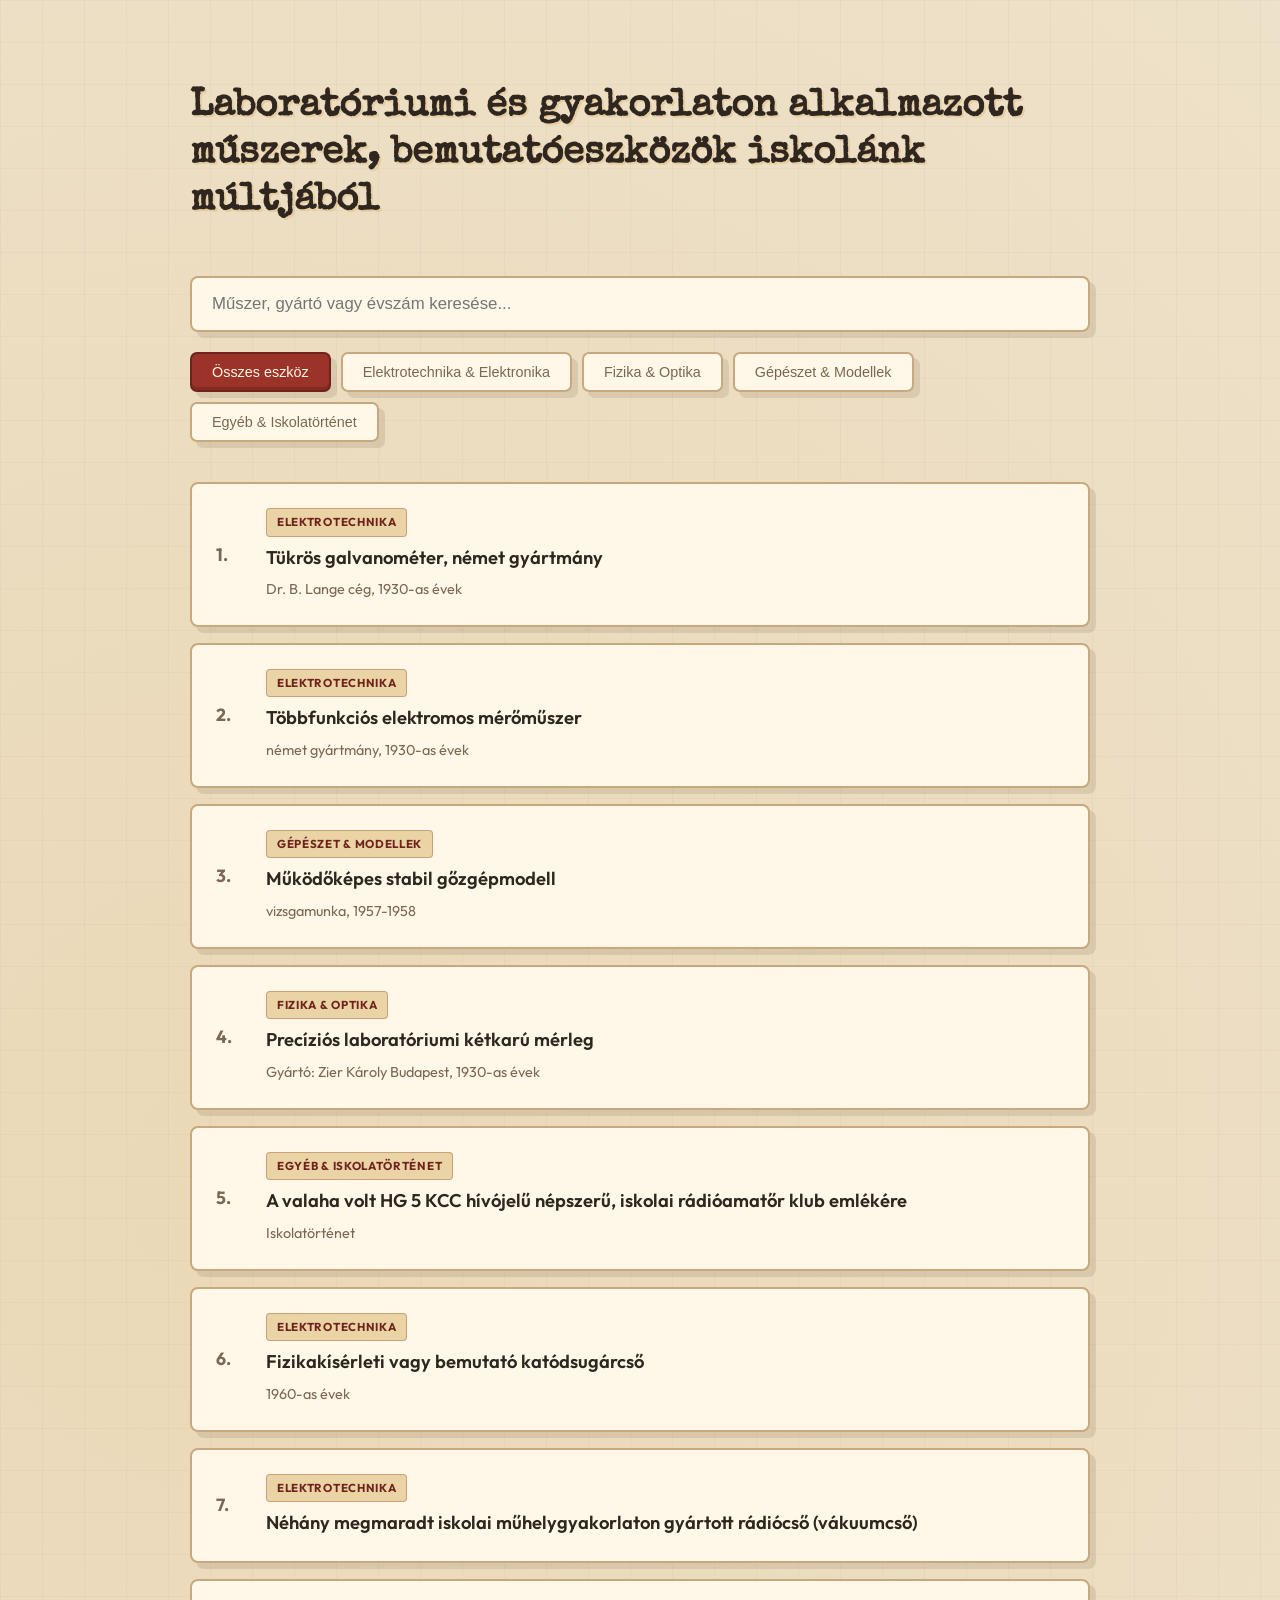
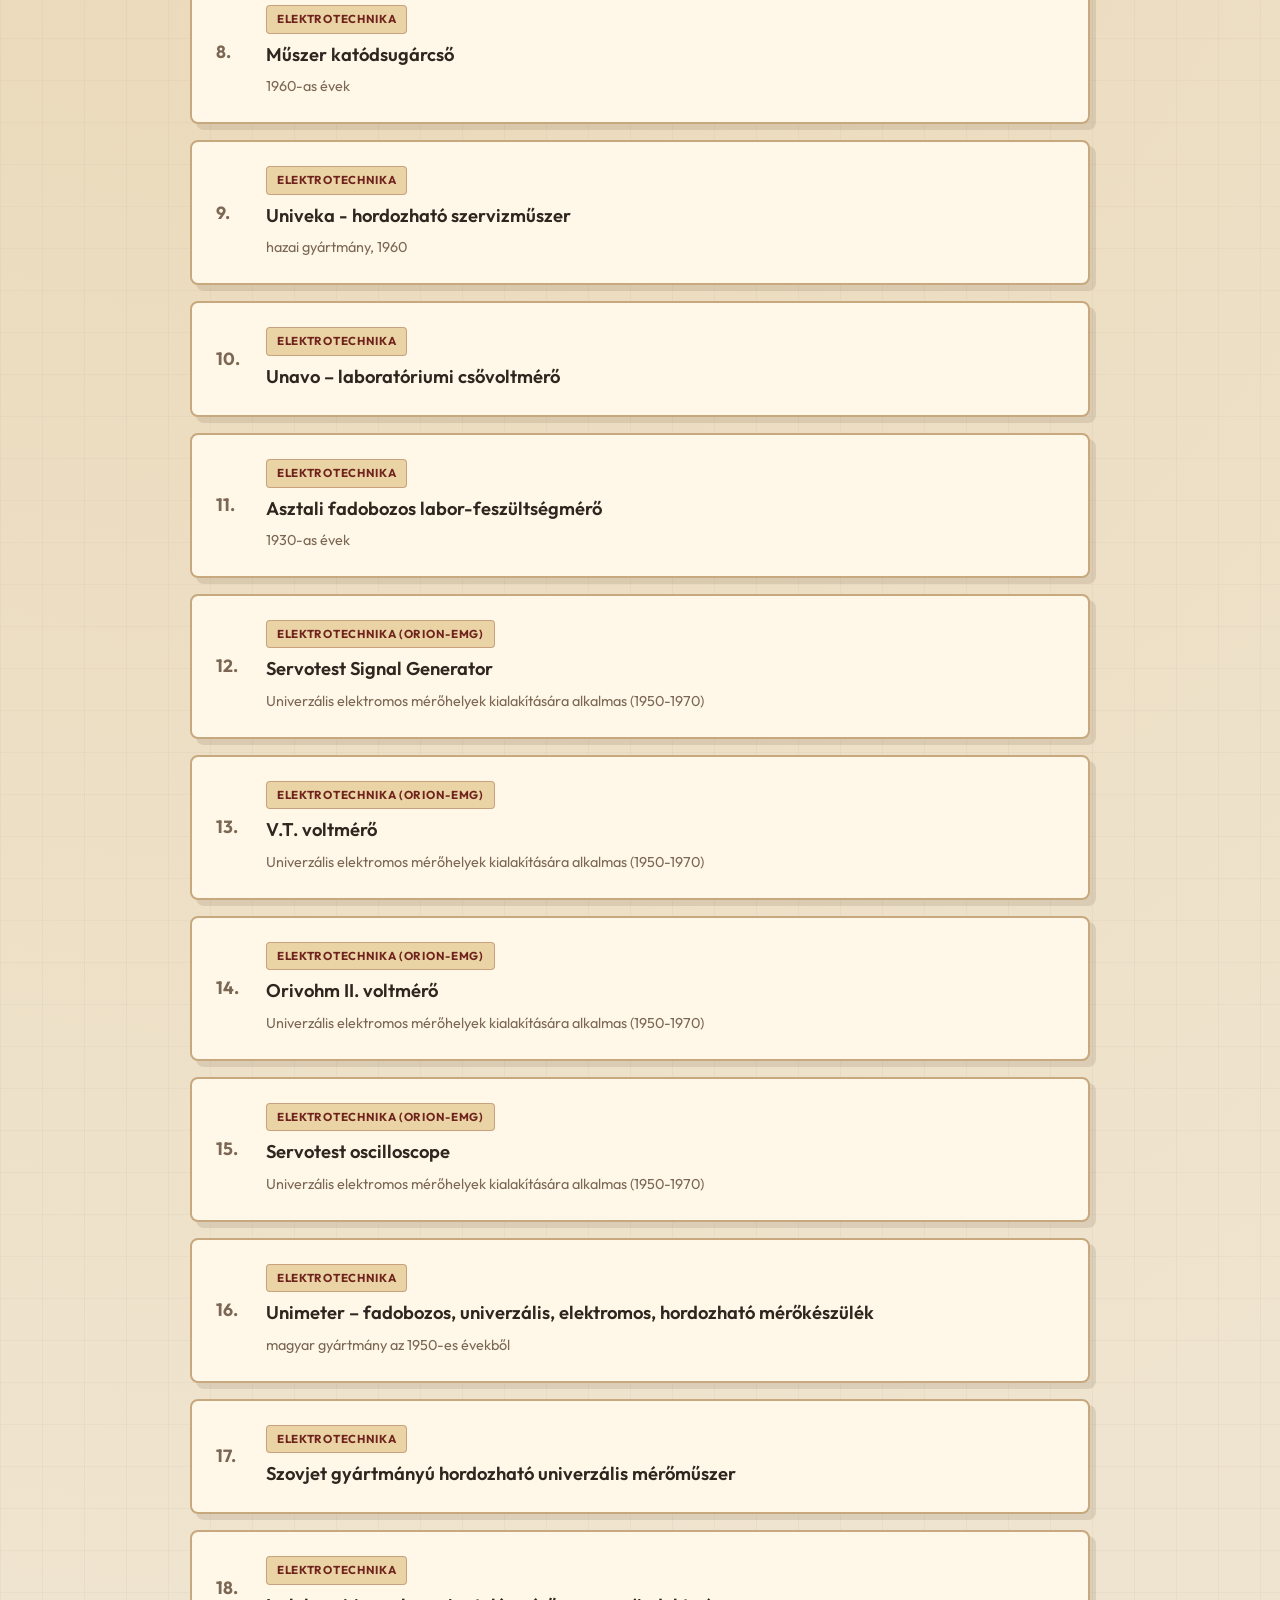
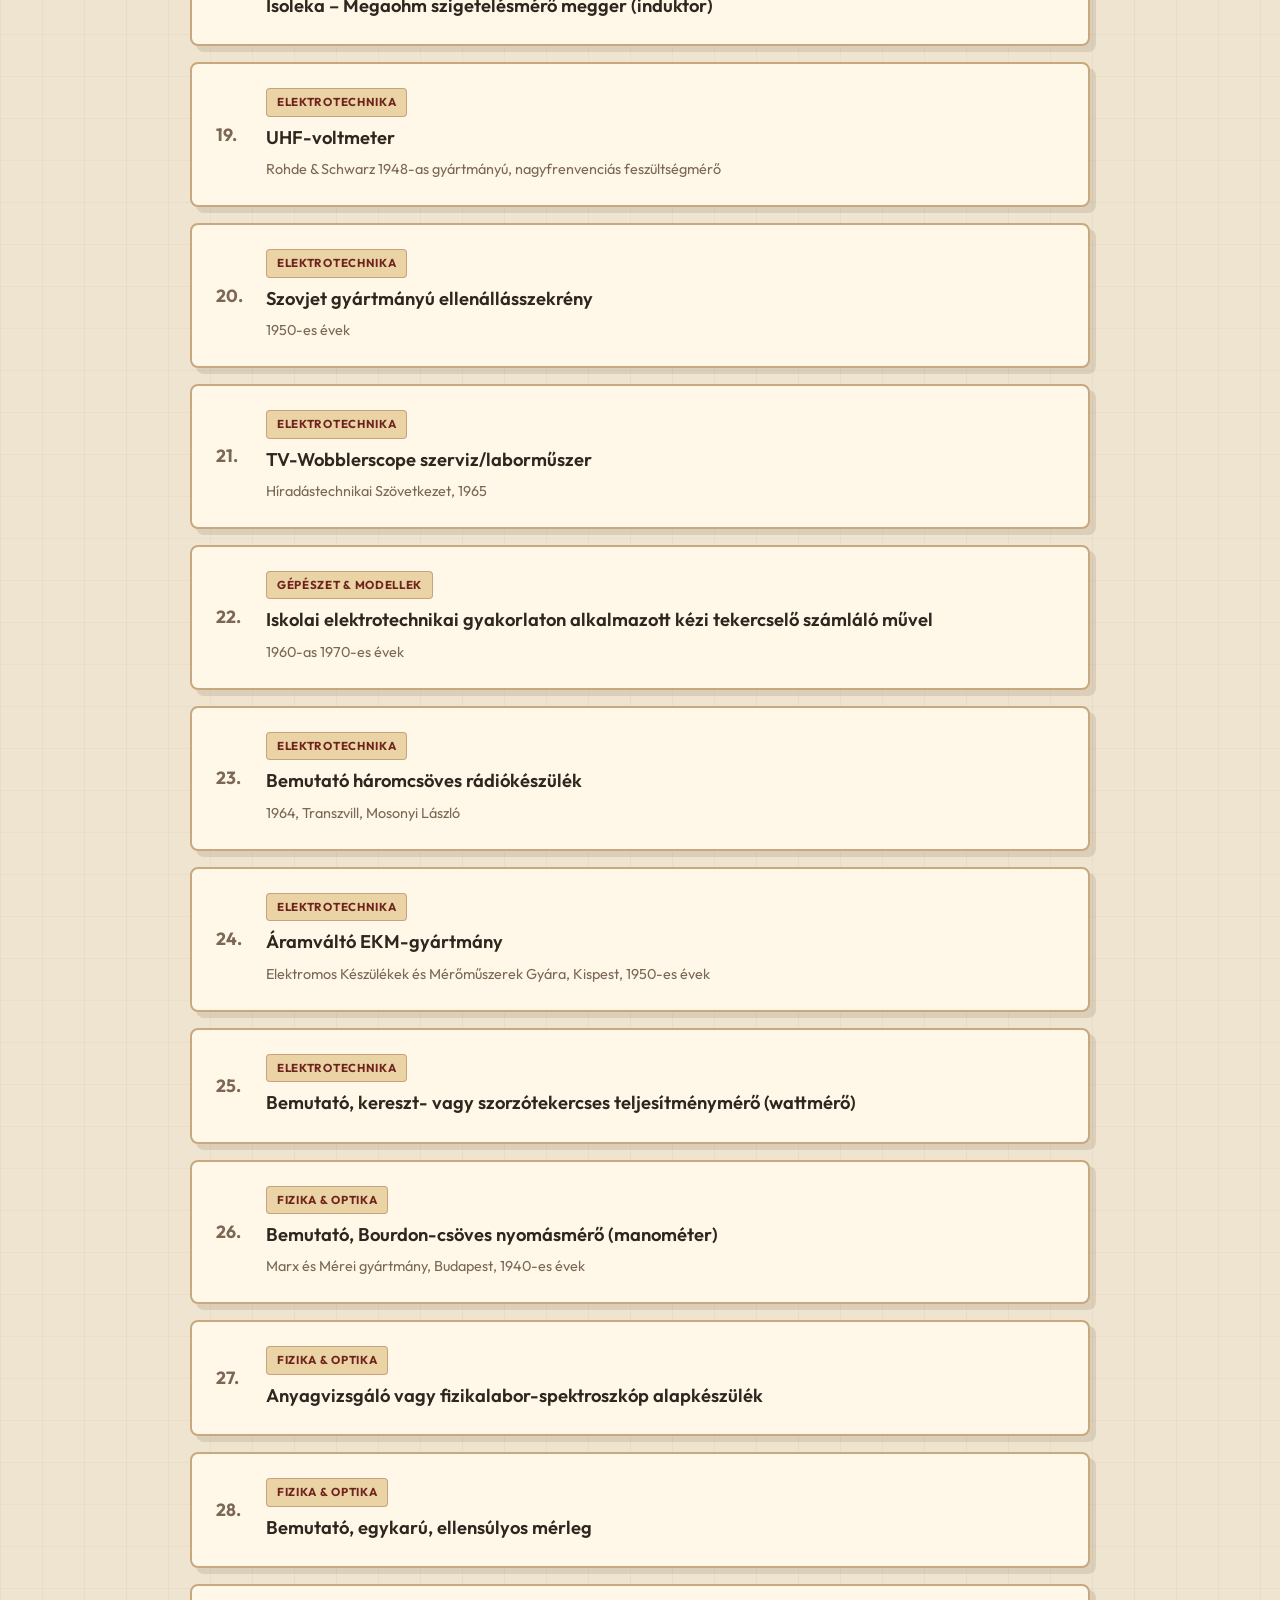
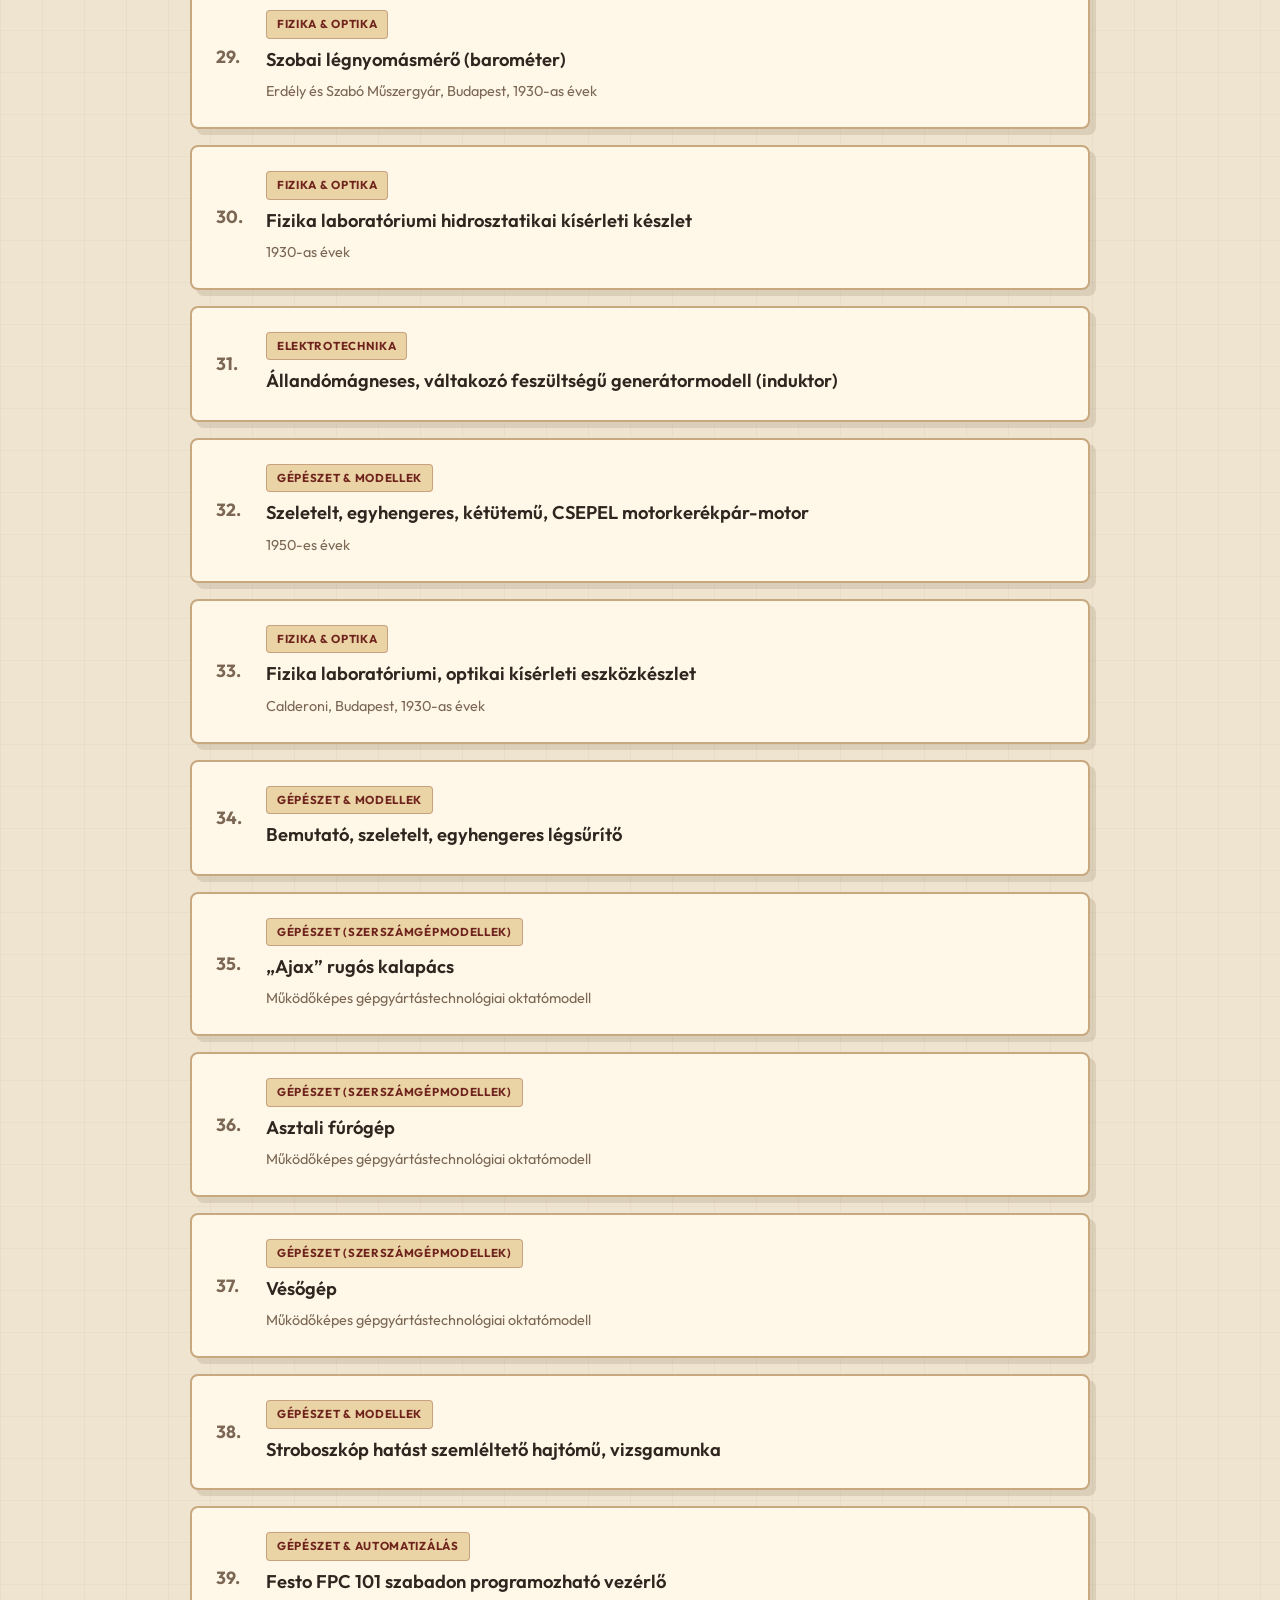
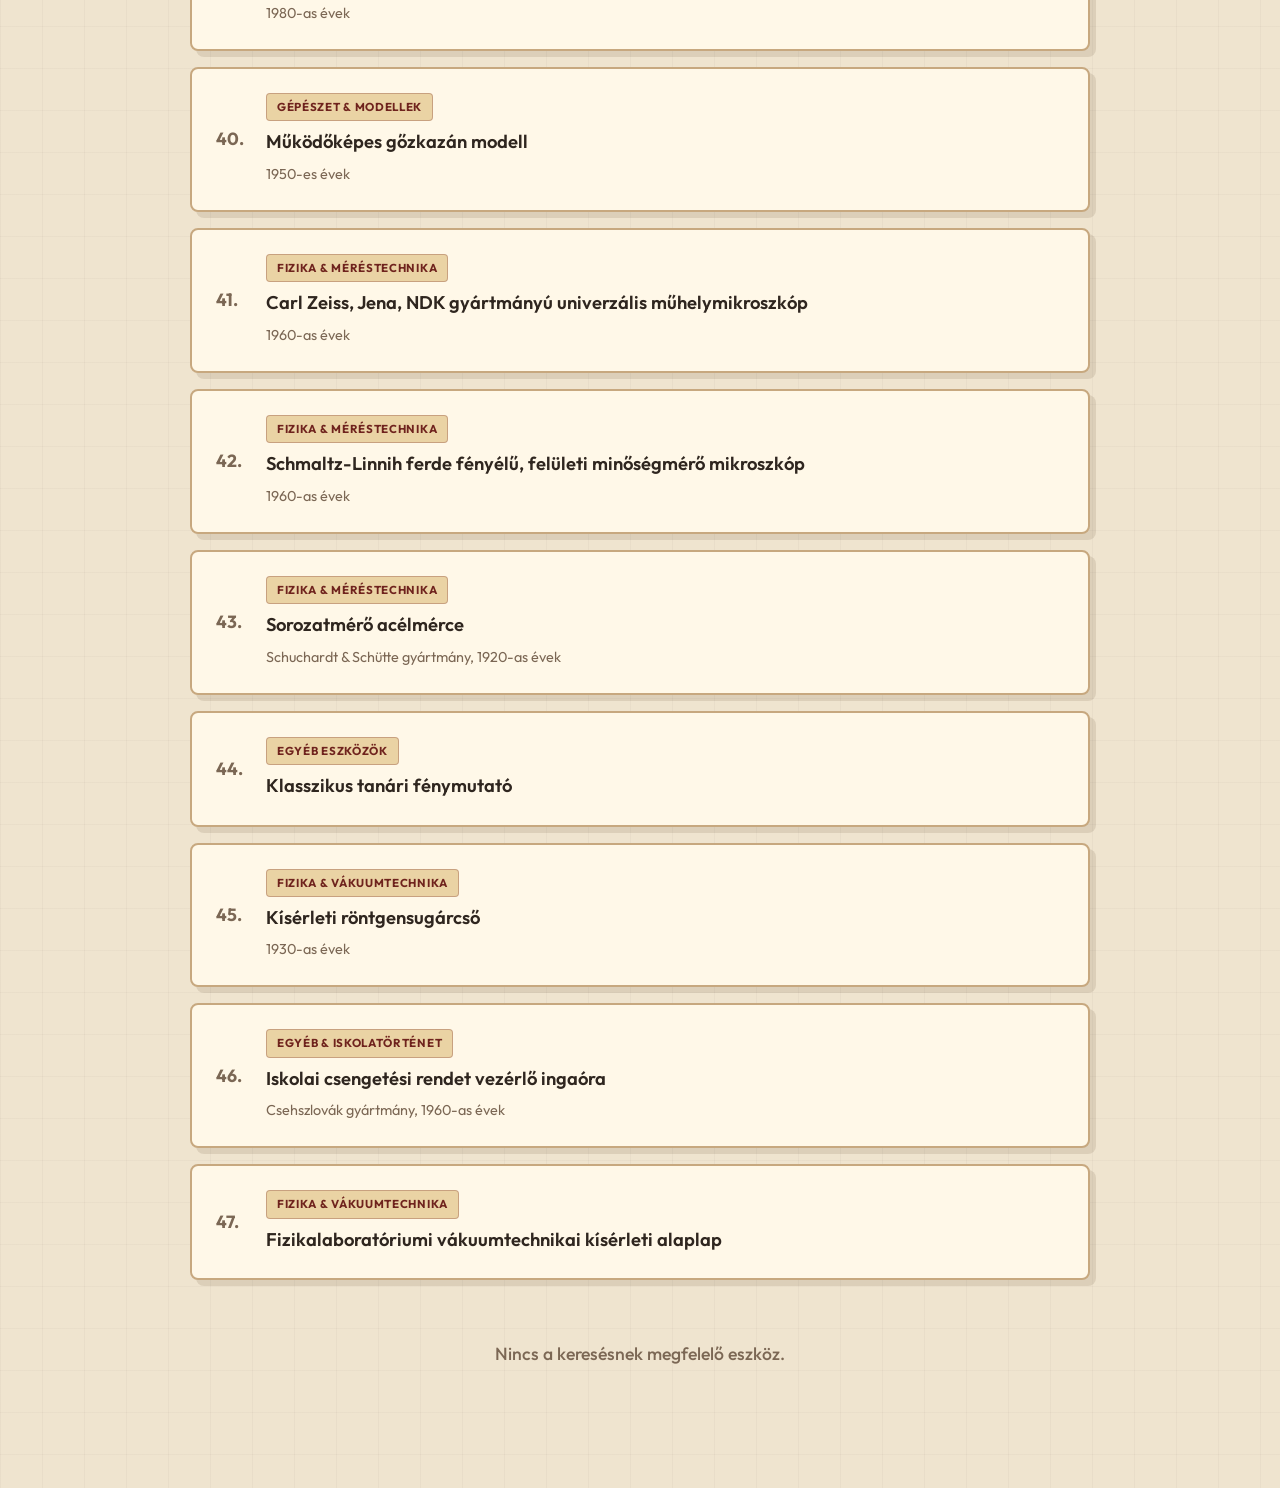
<file: index.html>
<!DOCTYPE html>
<html lang="hu">

<head>
    <meta charset="UTF-8">
    <meta name="viewport" content="width=device-width, initial-scale=1.0">
    <title>Iskolatörténeti Műszerek és Bemutatóeszközök</title>
    <link rel="stylesheet" href="assets/css/style.css">
</head>

<body>
    <div class="container">
        <header>
            <h1>Laboratóriumi és gyakorlaton alkalmazott műszerek, bemutatóeszközök iskolánk múltjából</h1>
        </header>

        <div class="controls">
            <div class="search-wrapper">
                <input type="text" id="searchInput" class="search-input"
                    placeholder="Műszer, gyártó vagy évszám keresése...">
            </div>

            <div class="filter-tags">
                <button class="tag-btn active" data-filter="all">Összes eszköz</button>
                <button class="tag-btn" data-filter="elektro">Elektrotechnika & Elektronika</button>
                <button class="tag-btn" data-filter="fizika">Fizika & Optika</button>
                <button class="tag-btn" data-filter="gepeszet">Gépészet & Modellek</button>
                <button class="tag-btn" data-filter="egyeb">Egyéb & Iskolatörténet</button>
            </div>
        </div>

        <div id="instrumentList" class="instrument-list"></div>
        <div id="noResults" class="no-results">Nincs a keresésnek megfelelő eszköz.</div>
    </div>
    <div id="instrumentModal" class="modal">
        <div class="modal-content">
            <span class="close-btn">&times;</span>

            <div class="modal-image-container">
                <img id="modalImage" class="modal-image">
            </div>

            <h2 id="modalTitle"></h2>

            <div class="modal-meta">
                <p><strong>Gyártó:</strong> <span id="modalManufacturer"></span></p>
                <p><strong>Korszak:</strong> <span id="modalYear"></span></p>
                <p><strong>Kategória:</strong> <span id="modalCategory"></span></p>
                <p><strong>Hely:</strong> <span id="modalLocation"></span></p>
            </div>

            <p id="modalDescription"></p>
        </div>
    </div>
    <script src="assets/js/app.js"></script>
</body>

</html>
</file>
<file: assets/css/style.css>
@import url('https://fonts.googleapis.com/css2?family=Outfit:wght@300;400;500;600;700&family=Special+Elite&display=swap');

:root {
    --bg-color: #efe4cf;
    --card-bg: #fff8e8;
    --text-main: #2f261f;
    --text-muted: #7b6754;
    --border-color: #c7a87f;
    --accent-color: #9b3328;
    --accent-rgb: 155, 51, 40;
    --accent-warm: #d19a38;
    --hover-bg: #f4e8d1;
    
    --shadow-soft: 6px 6px 0 rgba(87, 59, 35, 0.12);
    --shadow-hover: 8px 8px 0 rgba(87, 59, 35, 0.18);
    --shadow-modal: 14px 14px 0 rgba(46, 34, 25, 0.2);
}

body {
    font-family: 'Outfit', -apple-system, BlinkMacSystemFont, "Segoe UI", Roboto, sans-serif;
    background:
        radial-gradient(circle at 20% 15%, rgba(209, 154, 56, 0.16), transparent 30%),
        linear-gradient(90deg, rgba(47, 38, 31, 0.035) 1px, transparent 1px),
        linear-gradient(rgba(47, 38, 31, 0.03) 1px, transparent 1px),
        var(--bg-color);
    background-size: auto, 42px 42px, 42px 42px, auto;
    color: var(--text-main);
    line-height: 1.6;
    margin: 0;
    padding: 60px 20px;
    -webkit-font-smoothing: antialiased;
}

.container {
    max-width: 900px;
    margin: 0 auto;
}

header {
    margin-bottom: 50px;
    animation: fadeInDown 0.8s cubic-bezier(0.16, 1, 0.3, 1) both;
}

h1 {
    font-family: 'Special Elite', Georgia, serif;
    font-size: 2.35rem;
    font-weight: 700;
    letter-spacing: 0;
    margin-bottom: 15px;
    line-height: 1.25;
    color: var(--text-main);
    text-shadow: 2px 2px 0 rgba(209, 154, 56, 0.24);
}

/* Kereső és Szűrő Szekció */
.controls {
    display: flex;
    flex-direction: column;
    gap: 20px;
    margin-bottom: 40px;
    animation: fadeInDown 0.8s cubic-bezier(0.16, 1, 0.3, 1) 0.1s both;
}

.search-wrapper {
    position: relative;
}

.search-input {
    width: 100%;
    padding: 16px 20px;
    font-size: 1.05rem;
    border: 2px solid var(--border-color);
    border-radius: 8px;
    background: var(--card-bg);
    box-sizing: border-box;
    transition: all 0.3s cubic-bezier(0.25, 0.8, 0.25, 1);
    box-shadow: var(--shadow-soft);
}

.search-input:focus {
    outline: none;
    border-color: var(--accent-color);
    box-shadow: 0 0 0 4px rgba(var(--accent-rgb), 0.12), var(--shadow-hover);
}

.filter-tags {
    display: flex;
    flex-wrap: wrap;
    gap: 10px;
}

.tag-btn {
    background: var(--card-bg);
    border: 2px solid var(--border-color);
    padding: 10px 20px;
    border-radius: 7px;
    font-size: 0.9rem;
    font-weight: 500;
    cursor: pointer;
    transition: all 0.3s cubic-bezier(0.25, 0.8, 0.25, 1);
    color: var(--text-muted);
    box-shadow: var(--shadow-soft);
}

.tag-btn:hover {
    border-color: var(--text-muted);
    color: var(--text-main);
    transform: translateY(-2px);
    box-shadow: var(--shadow-hover);
}

.tag-btn:active {
    transform: translateY(0) scale(0.98);
}

.tag-btn.active {
    background: var(--accent-color);
    border-color: #6f231d;
    color: #fff8e8;
    box-shadow: inset 0 -3px 0 rgba(0, 0, 0, 0.16), var(--shadow-soft);
}

/* Lista / Táblázat Dizájn */
.instrument-list {
    display: flex;
    flex-direction: column;
    gap: 16px;
}

.instrument-item {
    background: var(--card-bg);
    border: 2px solid var(--border-color);
    border-radius: 8px;
    padding: 24px;
    box-shadow: var(--shadow-soft);
    display: grid;
    grid-template-columns: 50px 1fr;
    align-items: center;
    cursor: pointer;
    position: relative;
    overflow: hidden;
    transition: all 0.4s cubic-bezier(0.16, 1, 0.3, 1);
    opacity: 0;
    animation: fadeInUp 0.8s cubic-bezier(0.16, 1, 0.3, 1) forwards;
}

.instrument-item::before {
    content: '';
    position: absolute;
    left: 0;
    top: 0;
    bottom: 0;
    width: 6px;
    background: repeating-linear-gradient(
        45deg,
        var(--accent-color),
        var(--accent-color) 8px,
        var(--accent-warm) 8px,
        var(--accent-warm) 16px
    );
    transform: scaleY(0);
    transition: transform 0.3s cubic-bezier(0.16, 1, 0.3, 1);
}

.instrument-item:hover {
    transform: translateY(-4px) scale(1.01);
    box-shadow: var(--shadow-hover);
    border-color: rgba(var(--accent-rgb), 0.2);
}

.instrument-item:hover::before {
    transform: scaleY(1);
}

.instrument-id {
    font-weight: 700;
    color: var(--text-muted);
    font-size: 1.1rem;
}

.instrument-details {
    display: flex;
    flex-direction: column;
    gap: 6px;
}

.instrument-title {
    font-size: 1.15rem;
    font-weight: 600;
    color: var(--text-main);
    transition: color 0.2s ease;
}

.instrument-item:hover .instrument-title {
    color: var(--accent-color);
}

.instrument-meta {
    font-size: 0.9rem;
    color: var(--text-muted);
}

.category-badge {
    align-self: flex-start;
    font-size: 0.72rem;
    font-weight: 700;
    text-transform: uppercase;
    letter-spacing: 0.06em;
    padding: 4px 10px;
    border-radius: 4px;
    background: #ead3a4;
    color: #6f231d;
    border: 1px solid rgba(111, 35, 29, 0.28);
    transition: all 0.3s ease;
}

.no-results {
    padding: 60px 0;
    text-align: center;
    color: var(--text-muted);
    font-size: 1.1rem;
    font-weight: 500;
    animation: fadeIn 0.5s ease;
}

/* Modal */
.modal {
    display: none;
    position: fixed;
    inset: 0;
    background: rgba(47, 38, 31, 0.42);
    backdrop-filter: blur(8px);
    -webkit-backdrop-filter: blur(8px);
    z-index: 999;
    align-items: center;
    justify-content: center;
    opacity: 0;
    transition: opacity 0.4s ease;
}

.modal.active {
    opacity: 1;
}

.modal-content {
    width: 90%;
    max-width: 800px;
    background: var(--card-bg);
    border-radius: 10px;
    padding: 40px;
    box-shadow: var(--shadow-modal);
    border: 2px solid var(--border-color);
    overflow-y: auto;
    max-height: 90vh;
    position: relative;
    transform: scale(0.9) translateY(40px);
    transition: transform 0.5s cubic-bezier(0.34, 1.56, 0.64, 1), opacity 0.5s ease;
    opacity: 0;
}

.modal.active .modal-content {
    transform: scale(1) translateY(0);
    opacity: 1;
}

.modal-image-container {
    width: 100%;
    border-radius: 8px;
    overflow: hidden;
    margin-bottom: 30px;
    border: 2px solid var(--border-color);
    background: #f5ead3;
    box-shadow: inset 0 0 22px rgba(87, 59, 35, 0.12);
}

.modal-image {
    width: 100%;
    max-height: 450px;
    object-fit: contain;
    display: block;
    transition: transform 0.6s cubic-bezier(0.16, 1, 0.3, 1);
}

.modal-image-container:hover .modal-image {
    transform: scale(1.04);
}

.close-btn {
    position: absolute;
    top: 24px;
    right: 24px;
    width: 38px;
    height: 38px;
    background: var(--hover-bg);
    border-radius: 8px;
    display: flex;
    align-items: center;
    justify-content: center;
    font-size: 22px;
    color: var(--text-main);
    cursor: pointer;
    transition: all 0.3s cubic-bezier(0.25, 0.8, 0.25, 1);
    z-index: 10;
    border: 2px solid var(--border-color);
    line-height: 1;
}

.close-btn:hover {
    background: var(--accent-color);
    color: #fff8e8;
    transform: rotate(90deg);
}

h2#modalTitle {
    font-family: 'Special Elite', Georgia, serif;
    font-size: 1.8rem;
    font-weight: 700;
    letter-spacing: 0;
    margin-top: 0;
    margin-bottom: 20px;
    line-height: 1.3;
}

.modal-meta {
    display: grid;
    grid-template-columns: repeat(auto-fit, minmax(200px, 1fr));
    gap: 16px;
    margin-bottom: 30px;
    background: var(--hover-bg);
    padding: 20px;
    border-radius: 8px;
    border: 2px solid var(--border-color);
}

.modal-meta p {
    margin: 0;
    font-size: 0.95rem;
}

.modal-meta strong {
    color: var(--text-muted);
    font-weight: 500;
    display: block;
    margin-bottom: 4px;
    font-size: 0.85rem;
    text-transform: uppercase;
    letter-spacing: 0.05em;
}

.modal-meta span {
    color: var(--text-main);
    font-weight: 600;
}

#modalDescription {
    font-size: 1.05rem;
    line-height: 1.7;
    color: #493a2d;
    margin: 0;
}

/* Animations */
@keyframes fadeIn {
    from { opacity: 0; }
    to { opacity: 1; }
}

@keyframes fadeInDown {
    from {
        opacity: 0;
        transform: translateY(-20px);
    }
    to {
        opacity: 1;
        transform: translateY(0);
    }
}

@keyframes fadeInUp {
    from {
        opacity: 0;
        transform: translateY(30px);
    }
    to {
        opacity: 1;
        transform: translateY(0);
    }
}

/* Responsive adjust */
@media (max-width: 600px) {
    body { padding: 40px 15px; }
    h1 { font-size: 1.7rem; }
    .instrument-item { 
        grid-template-columns: 35px 1fr;
        padding: 20px;
    }
    .modal-content {
        padding: 24px;
    }
    .close-btn {
        top: 16px;
        right: 16px;
    }
}
</file>
